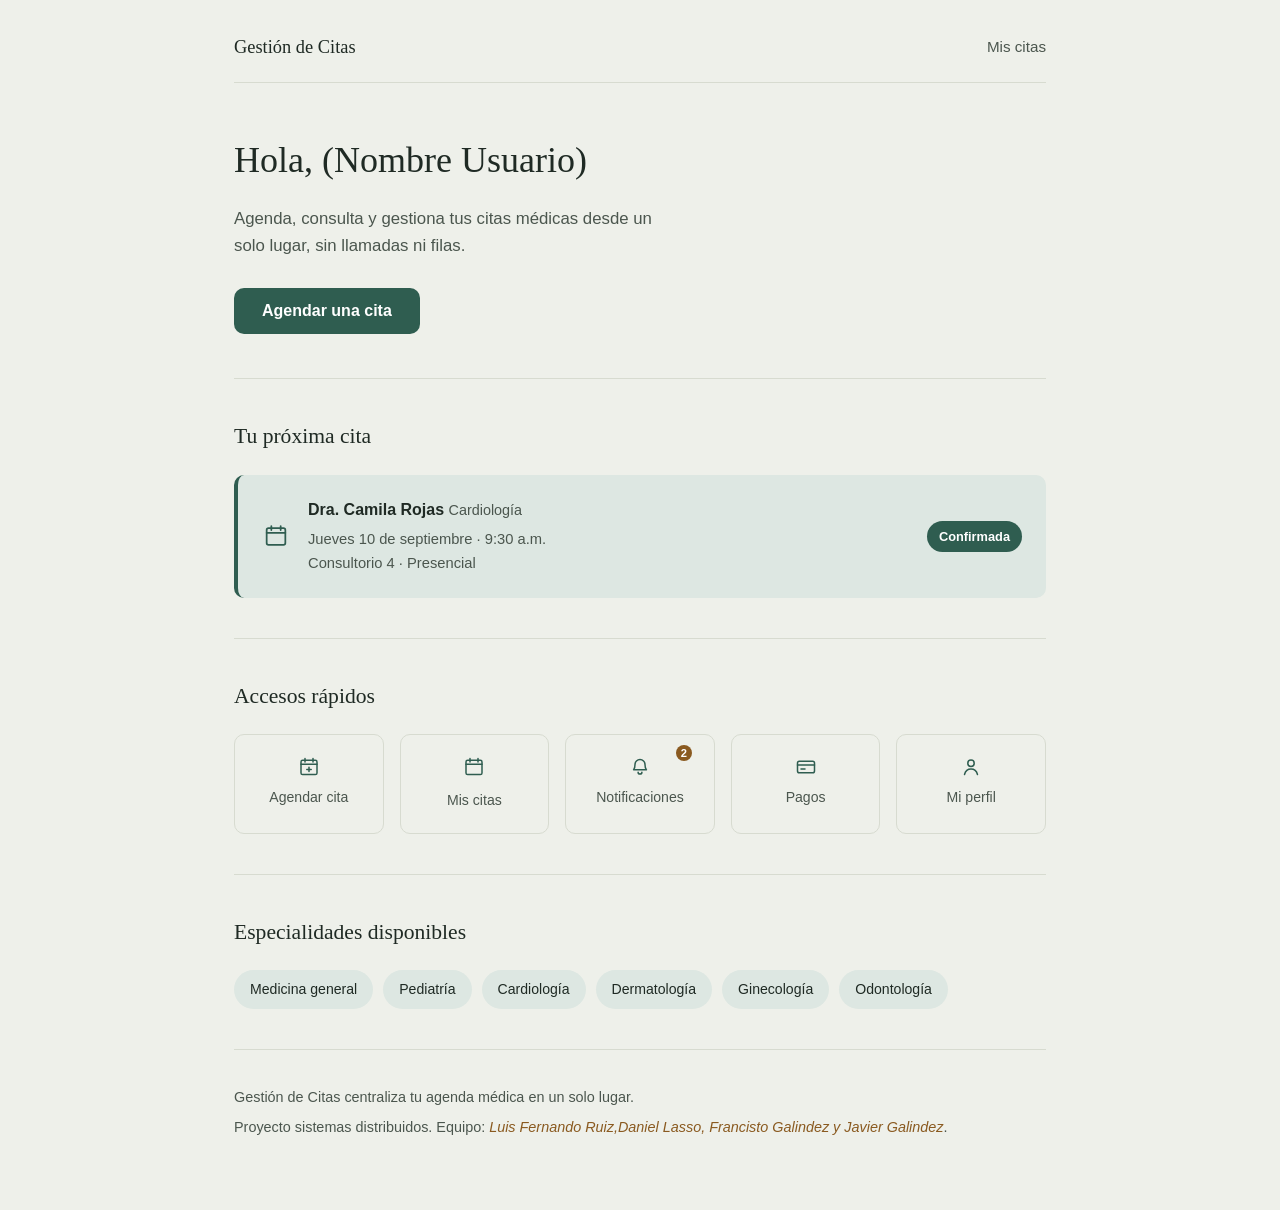
<file: home/index.html>
<!DOCTYPE html>
<html lang="es">
<head>
<meta charset="UTF-8">
<meta name="viewport" content="width=device-width, initial-scale=1.0">
<title>Gestión de Citas — Inicio</title>
<link rel="stylesheet" href="./styles.css">
</head>
<body>
<div class="page">

  <header class="top">
    <span class="brand">Gestión de Citas</span>
    <nav class="nav">
      <a href="#proxima-cita">Mis citas</a>
    </nav>
  </header>

  <section class="hero">
    <h1>Hola, (Nombre Usuario)</h1>
    <p class="lede">Agenda, consulta y gestiona tus citas médicas desde un solo lugar, sin llamadas ni filas.</p>
    <button type="button" class="cta">Agendar una cita</button>
  </section>

  <section id="proxima-cita" class="block">
    <h2>Tu próxima cita</h2>
    <article class="appointment">
      <svg class="icon" viewBox="0 0 24 24" fill="none" stroke="currentColor" stroke-width="1.5" stroke-linecap="round" stroke-linejoin="round">
        <rect x="4" y="5.3" width="16" height="14.2" rx="1.6"/>
        <path d="M4 9.3h16"/>
        <path d="M8 3.5v3.4M16 3.5v3.4"/>
      </svg>
      <div class="appointment-info">
        <p class="doctor">Dra. Camila Rojas <span class="specialty">Cardiología</span></p>
        <p class="datetime">Jueves 10 de septiembre · 9:30 a.m.</p>
        <p class="place">Consultorio 4 · Presencial</p>
      </div>
      <span class="status">Confirmada</span>
    </article>
  </section>

  <section class="block">
    <h2>Accesos rápidos</h2>
    <div class="actions">
      <button type="button" class="action">
        <svg class="icon" viewBox="0 0 24 24" fill="none" stroke="currentColor" stroke-width="1.5" stroke-linecap="round" stroke-linejoin="round">
          <rect x="4" y="5.3" width="16" height="14.2" rx="1.6"/>
          <path d="M4 9.3h16"/>
          <path d="M8 3.5v3.4M16 3.5v3.4"/>
          <path d="M12 12.2v4.4M9.8 14.4h4.4"/>
        </svg>
        <span>Agendar cita</span>
      </button>

      <a class="action" href="#proxima-cita">
        <svg class="icon" viewBox="0 0 24 24" fill="none" stroke="currentColor" stroke-width="1.5" stroke-linecap="round" stroke-linejoin="round">
          <rect x="4" y="5.3" width="16" height="14.2" rx="1.6"/>
          <path d="M4 9.3h16"/>
          <path d="M8 3.5v3.4M16 3.5v3.4"/>
        </svg>
        <span>Mis citas</span>
      </a>

      <button type="button" class="action">
        <svg class="icon" viewBox="0 0 24 24" fill="none" stroke="currentColor" stroke-width="1.5" stroke-linecap="round" stroke-linejoin="round">
          <path d="M7 9.6a5 5 0 0 1 10 0c0 3.9 1.4 5.1 1.4 5.1H5.6S7 13.5 7 9.6z"/>
          <path d="M10.1 17.2a1.9 1.9 0 0 0 3.8 0"/>
        </svg>
        <span>Notificaciones</span>
        <span class="badge">2</span>
      </button>

      <button type="button" class="action">
        <svg class="icon" viewBox="0 0 24 24" fill="none" stroke="currentColor" stroke-width="1.5" stroke-linecap="round" stroke-linejoin="round">
          <rect x="3.5" y="6.2" width="17" height="11.6" rx="1.8"/>
          <path d="M3.5 10.1h17"/>
          <path d="M7 14.1h4"/>
        </svg>
        <span>Pagos</span>
      </button>

      <button type="button" class="action">
        <svg class="icon" viewBox="0 0 24 24" fill="none" stroke="currentColor" stroke-width="1.5" stroke-linecap="round" stroke-linejoin="round">
          <circle cx="12" cy="8.2" r="3.2"/>
          <path d="M5.5 19.5c1-3.7 3.9-5.4 6.5-5.4s5.5 1.7 6.5 5.4"/>
        </svg>
        <span>Mi perfil</span>
      </button>
    </div>
  </section>

  <section class="block">
    <h2>Especialidades disponibles</h2>
    <div class="tags">
      <span class="tag">Medicina general</span>
      <span class="tag">Pediatría</span>
      <span class="tag">Cardiología</span>
      <span class="tag">Dermatología</span>
      <span class="tag">Ginecología</span>
      <span class="tag">Odontología</span>
    </div>
  </section>

  <footer class="foot">
    <p>Gestión de Citas centraliza tu agenda médica en un solo lugar.</p>
    <p class="muted">Proyecto sistemas distribuidos. Equipo: <span class="placeholder">Luis Fernando Ruiz,Daniel Lasso, Francisto Galindez y Javier Galindez</span>.</p>
  </footer>

</div>
</body>
</html>
</file>
<file: home/styles.css>
:root {
  --paper: #eef0ea;
  --ink: #1f2a24;
  --ink-soft: #4b564e;
  --pine: #2f5d50;
  --pine-tint: #dde7e2;
  --ochre: #8a5a20;
  --line: #d7dbd0;
  --white: #ffffff;
  --radius: 10px;
  --serif: Georgia, 'Iowan Old Style', 'Palatino Linotype', 'Book Antiqua', serif;
  --sans: -apple-system, BlinkMacSystemFont, 'Segoe UI', Roboto, Helvetica, Arial, sans-serif;
}

* {
  box-sizing: border-box;
}

body {
  margin: 0;
  background: var(--paper);
  color: var(--ink-soft);
  font-family: var(--sans);
  font-size: 16px;
  line-height: 1.65;
}

.page {
  max-width: 860px;
  margin: 0 auto;
  padding: 0 24px 64px;
}

a,
button {
  font-family: inherit;
}

:focus-visible {
  outline: 2px solid var(--pine);
  outline-offset: 2px;
}

/* Top bar */

.top {
  display: flex;
  justify-content: space-between;
  align-items: center;
  padding: 32px 0 20px;
  border-bottom: 1px solid var(--line);
}

.brand {
  font-family: var(--serif);
  font-size: 1.15rem;
  color: var(--ink);
}

.nav a {
  color: var(--ink-soft);
  text-decoration: none;
  font-size: 0.95rem;
  transition: color 0.15s ease;
}

.nav a:hover {
  color: var(--pine);
  text-decoration: underline;
}

/* Hero */

.hero {
  padding: 48px 0 44px;
  border-bottom: 1px solid var(--line);
}

.hero h1 {
  font-family: var(--serif);
  font-weight: 400;
  font-size: 2.25rem;
  color: var(--ink);
  margin: 0 0 14px;
}

.lede {
  font-size: 1.05rem;
  max-width: 48ch;
  margin: 0 0 28px;
}

.cta {
  background: var(--pine);
  color: var(--white);
  border: none;
  border-radius: var(--radius);
  padding: 14px 28px;
  font-size: 1rem;
  font-weight: 600;
  cursor: pointer;
}

.cta:hover {
  background: #274c42;
}

/* Blocks */

.block {
  padding: 40px 0;
  border-bottom: 1px solid var(--line);
}

h2 {
  font-family: var(--serif);
  font-weight: 400;
  font-size: 1.35rem;
  color: var(--ink);
  margin: 0 0 20px;
}

/* Appointment card */

.appointment {
  display: flex;
  align-items: center;
  gap: 18px;
  background: var(--pine-tint);
  border-left: 4px solid var(--pine);
  border-radius: var(--radius);
  padding: 22px 24px;
}

.appointment .icon {
  flex: none;
  width: 28px;
  height: 28px;
  color: var(--pine);
}

.appointment-info {
  flex: 1;
}

.doctor {
  margin: 0 0 4px;
  color: var(--ink);
  font-weight: 600;
}

.specialty {
  color: var(--ink-soft);
  font-weight: 400;
  font-size: 0.9rem;
}

.datetime,
.place {
  margin: 0;
  font-size: 0.92rem;
}

.status {
  flex: none;
  background: var(--pine);
  color: var(--white);
  font-size: 0.8rem;
  font-weight: 600;
  padding: 5px 12px;
  border-radius: 999px;
}

/* Quick actions */

.actions {
  display: grid;
  grid-template-columns: repeat(auto-fit, minmax(120px, 1fr));
  gap: 16px;
}

.action {
  position: relative;
  display: flex;
  flex-direction: column;
  align-items: center;
  gap: 10px;
  background: none;
  border: 1px solid var(--line);
  border-radius: var(--radius);
  padding: 20px 12px;
  color: var(--ink-soft);
  text-decoration: none;
  font-size: 0.88rem;
  cursor: pointer;
  transition: border-color 0.15s ease, color 0.15s ease;
}

.action:hover {
  border-color: var(--pine);
  color: var(--pine);
}

.action .icon {
  width: 24px;
  height: 24px;
  color: var(--pine);
}

.badge {
  position: absolute;
  top: 10px;
  right: 22px;
  background: var(--ochre);
  color: var(--white);
  font-size: 0.7rem;
  font-weight: 700;
  min-width: 16px;
  height: 16px;
  border-radius: 999px;
  display: flex;
  align-items: center;
  justify-content: center;
  padding: 0 4px;
}

/* Specialty tags */

.tags {
  display: flex;
  flex-wrap: wrap;
  gap: 10px;
}

.tag {
  background: var(--pine-tint);
  color: var(--ink);
  font-size: 0.88rem;
  padding: 8px 16px;
  border-radius: 999px;
}

/* Footer */

.foot {
  padding-top: 36px;
}

.foot p {
  margin: 0 0 6px;
  font-size: 0.9rem;
}

.muted {
  color: var(--ink-soft);
}

.placeholder {
  color: var(--ochre);
  font-style: italic;
}

/* Responsive */

@media (max-width: 560px) {
  .hero h1 {
    font-size: 1.9rem;
  }

  .appointment {
    flex-direction: column;
    align-items: flex-start;
  }

  .status {
    align-self: flex-start;
  }
}
</file>
